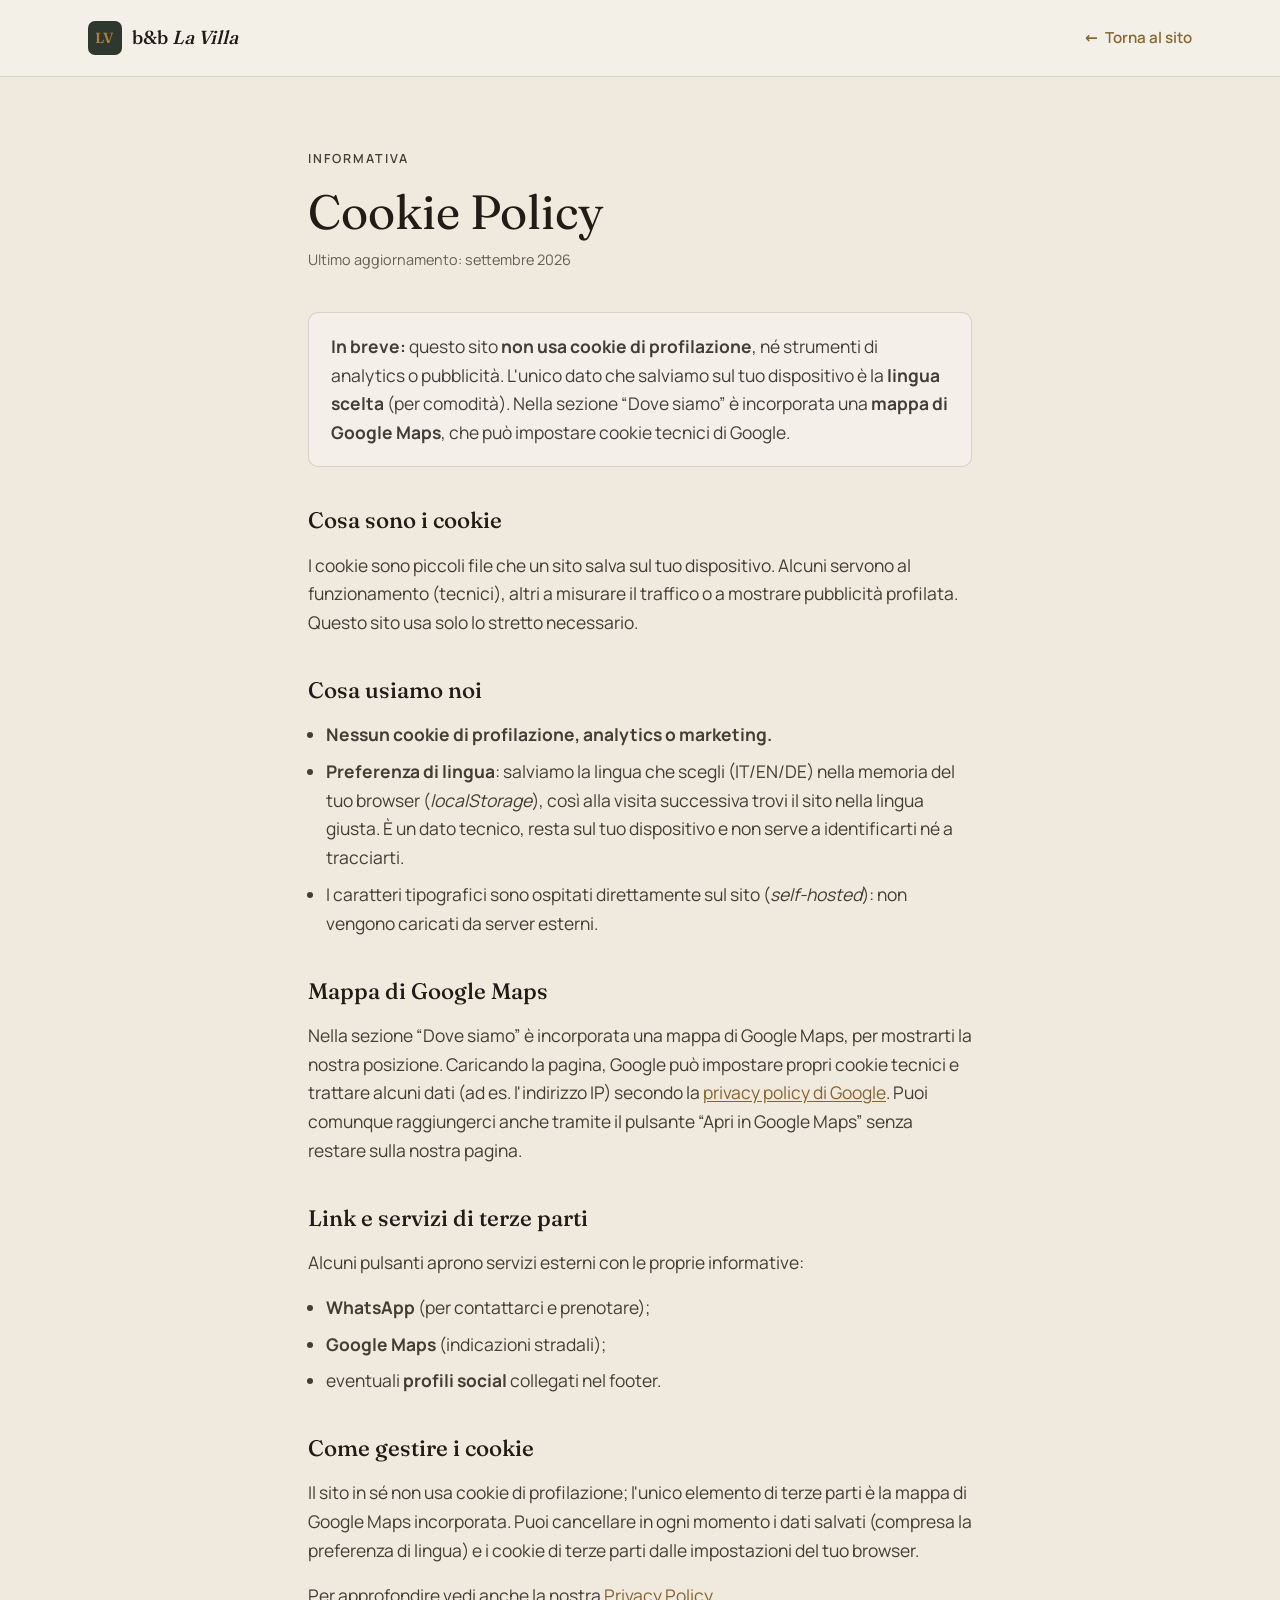
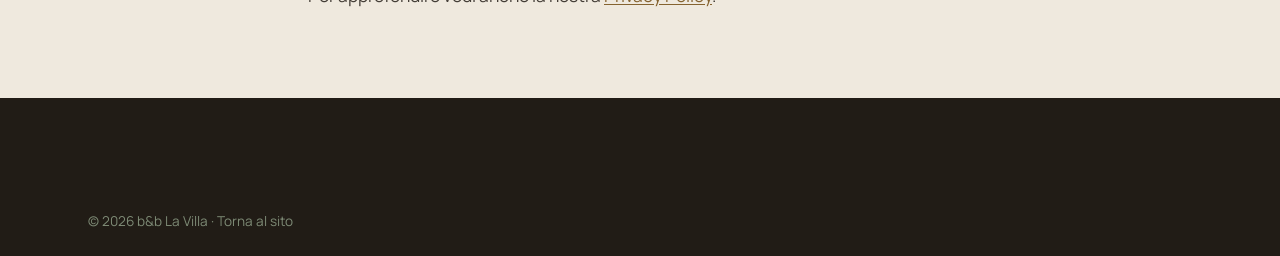
<file: cookie.html>
<!DOCTYPE html>
<html lang="it">
<head>
  <meta charset="utf-8">
  <meta name="viewport" content="width=device-width, initial-scale=1, viewport-fit=cover">
  <title>Cookie Policy · B&B La Villa, Forlì</title>
  <meta name="description" content="Cookie Policy del sito b&b La Villa. Nessun cookie di profilazione o analytics; nella sezione 'Dove siamo' è incorporata una mappa di Google Maps.">
  <!-- Demo non indicizzabile — rimuovere al go-live (vedi index.html) -->
  <meta name="robots" content="noindex, nofollow">
  <link rel="canonical" href="https://bblavilla.com/cookie.html">

  <link rel="icon" href="assets/favicon/favicon.ico" sizes="any">
  <link rel="icon" type="image/png" sizes="32x32" href="assets/favicon/favicon-32.png">
  <link rel="apple-touch-icon" href="assets/favicon/apple-touch-icon.png">
  <link rel="manifest" href="site.webmanifest">
  <meta name="theme-color" content="#2E382F">

  <link rel="preload" href="assets/fonts/fraunces-latin.woff2" as="font" type="font/woff2" crossorigin>
  <link rel="preload" href="assets/fonts/manrope-latin.woff2" as="font" type="font/woff2" crossorigin>
  <link rel="stylesheet" href="css/style.css?v=12">
</head>
<body>
  <a class="skip-link" href="#contenuto">Salta al contenuto</a>

  <header class="legal-header">
    <div class="header-inner">
      <a class="brand" href="index.html" aria-label="b&b La Villa, torna alla home">
        <span class="brand-mark" aria-hidden="true">LV</span>
        <span class="brand-name">b&amp;b <em>La Villa</em></span>
      </a>
      <a class="legal-back" href="index.html"><span aria-hidden="true">←</span> Torna al sito</a>
    </div>
  </header>

  <main id="contenuto" class="legal">
    <div class="container">
      <p class="eyebrow">Informativa</p>
      <h1>Cookie Policy</h1>
      <p class="updated">Ultimo aggiornamento: <time datetime="2026-09">settembre 2026</time></p>

      <div class="note">
        <p><strong>In breve:</strong> questo sito <strong>non usa cookie di profilazione</strong>,
        né strumenti di analytics o pubblicità. L'unico dato che salviamo sul tuo dispositivo è la
        <strong>lingua scelta</strong> (per comodità). Nella sezione “Dove siamo” è incorporata una
        <strong>mappa di Google Maps</strong>, che può impostare cookie tecnici di Google.</p>
      </div>

      <h2>Cosa sono i cookie</h2>
      <p>I cookie sono piccoli file che un sito salva sul tuo dispositivo. Alcuni servono al
      funzionamento (tecnici), altri a misurare il traffico o a mostrare pubblicità profilata.
      Questo sito usa solo lo stretto necessario.</p>

      <h2>Cosa usiamo noi</h2>
      <ul>
        <li><strong>Nessun cookie di profilazione, analytics o marketing.</strong></li>
        <li><strong>Preferenza di lingua</strong>: salviamo la lingua che scegli (IT/EN/DE) nella
            memoria del tuo browser (<em>localStorage</em>), così alla visita successiva trovi il
            sito nella lingua giusta. È un dato tecnico, resta sul tuo dispositivo e non serve a
            identificarti né a tracciarti.</li>
        <li>I caratteri tipografici sono ospitati direttamente sul sito (<em>self-hosted</em>):
            non vengono caricati da server esterni.</li>
      </ul>

      <h2>Mappa di Google Maps</h2>
      <p>Nella sezione “Dove siamo” è incorporata una mappa di Google Maps, per mostrarti la nostra
      posizione. Caricando la pagina, Google può impostare propri cookie tecnici e trattare alcuni
      dati (ad es. l'indirizzo IP) secondo la
      <a href="https://policies.google.com/privacy" target="_blank" rel="noopener">privacy policy di Google</a>.
      Puoi comunque raggiungerci anche tramite il pulsante “Apri in Google Maps” senza restare sulla
      nostra pagina.</p>

      <h2>Link e servizi di terze parti</h2>
      <p>Alcuni pulsanti aprono servizi esterni con le proprie informative:</p>
      <ul>
        <li><strong>WhatsApp</strong> (per contattarci e prenotare);</li>
        <li><strong>Google Maps</strong> (indicazioni stradali);</li>
        <li>eventuali <strong>profili social</strong> collegati nel footer.</li>
      </ul>

      <h2>Come gestire i cookie</h2>
      <p>Il sito in sé non usa cookie di profilazione; l'unico elemento di terze parti è la mappa
      di Google Maps incorporata. Puoi cancellare in ogni momento i dati salvati (compresa la
      preferenza di lingua) e i cookie di terze parti dalle impostazioni del tuo browser.</p>

      <p>Per approfondire vedi anche la nostra <a href="privacy.html">Privacy Policy</a>.</p>
    </div>
  </main>

  <footer class="site-footer">
    <div class="footer-bottom" style="margin-top:0;border-top:0">
      <div class="container">
        <p>© <span data-year>2026</span> b&amp;b La Villa · <a href="index.html" style="color:var(--salvia)">Torna al sito</a></p>
      </div>
    </div>
  </footer>

  <script>
    document.querySelectorAll('[data-year]').forEach(function (el) {
      el.textContent = new Date().getFullYear();
    });
  </script>
</body>
</html>
</file>
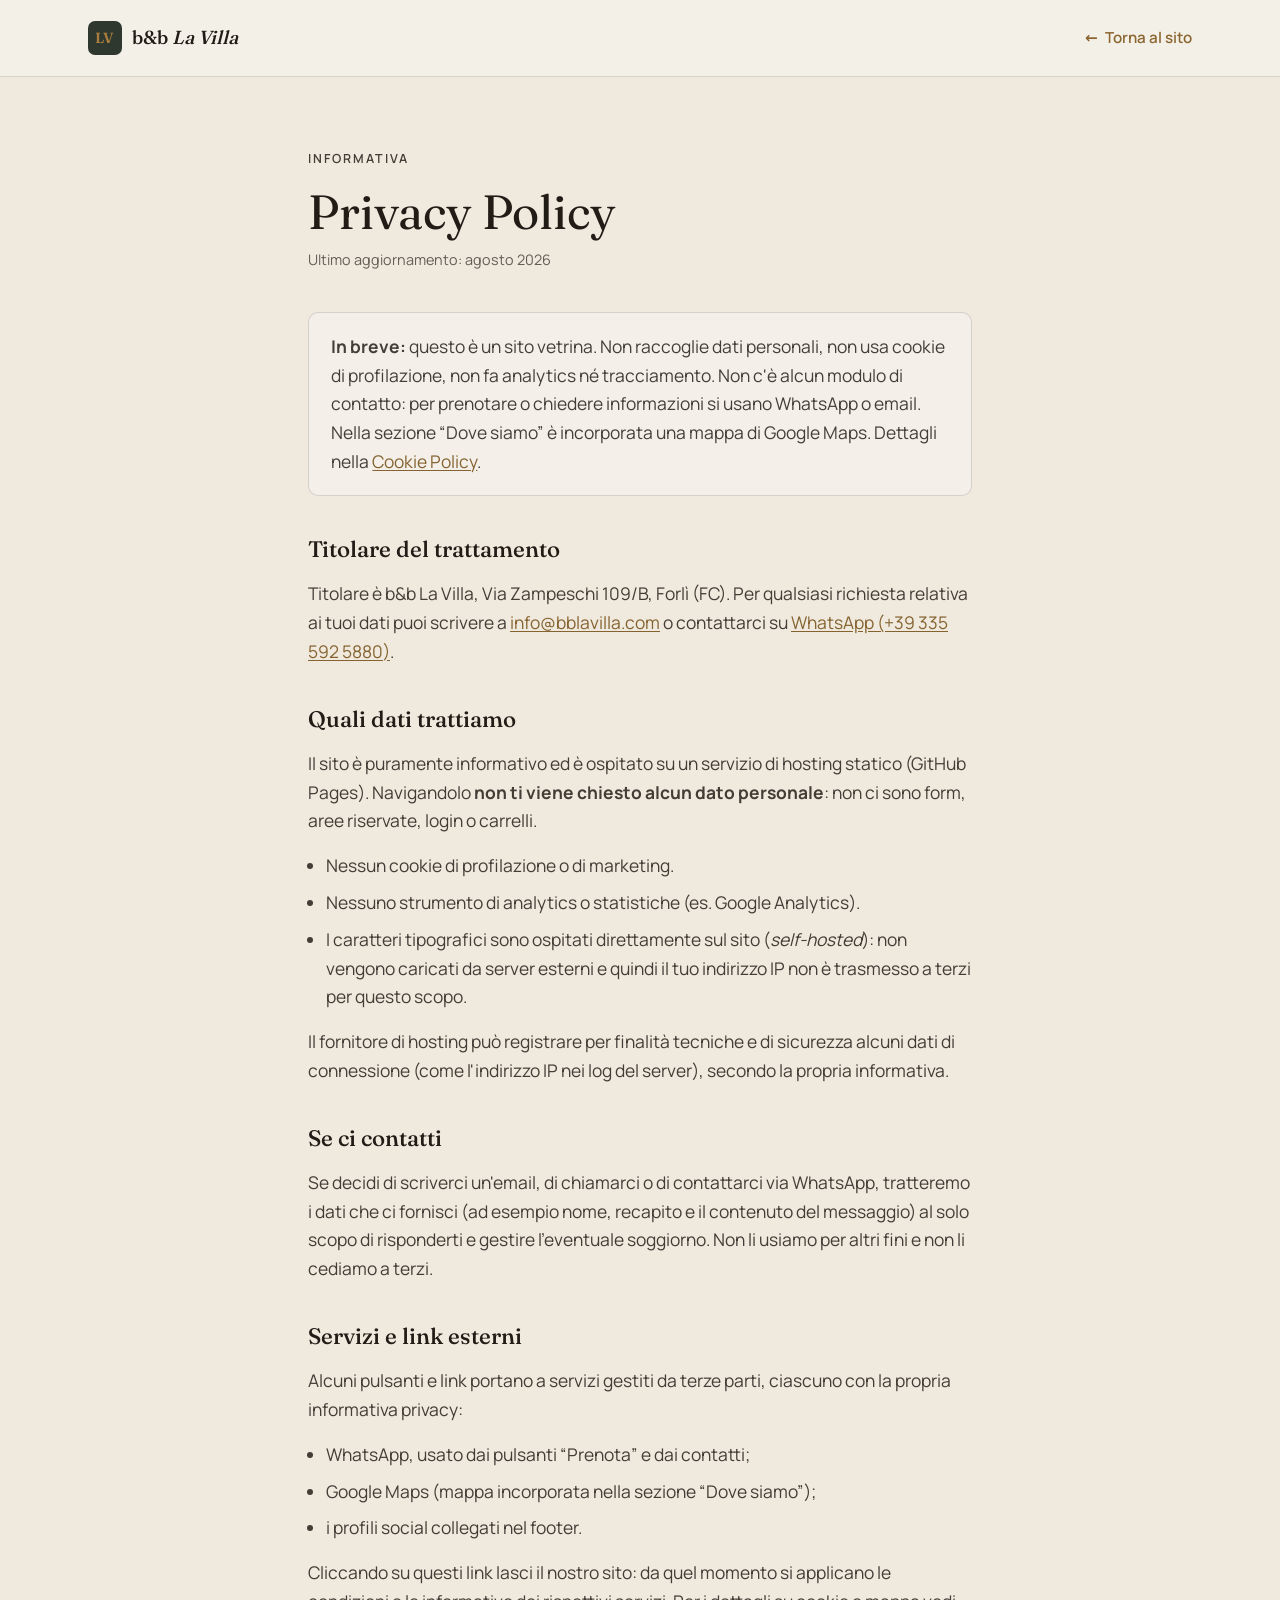
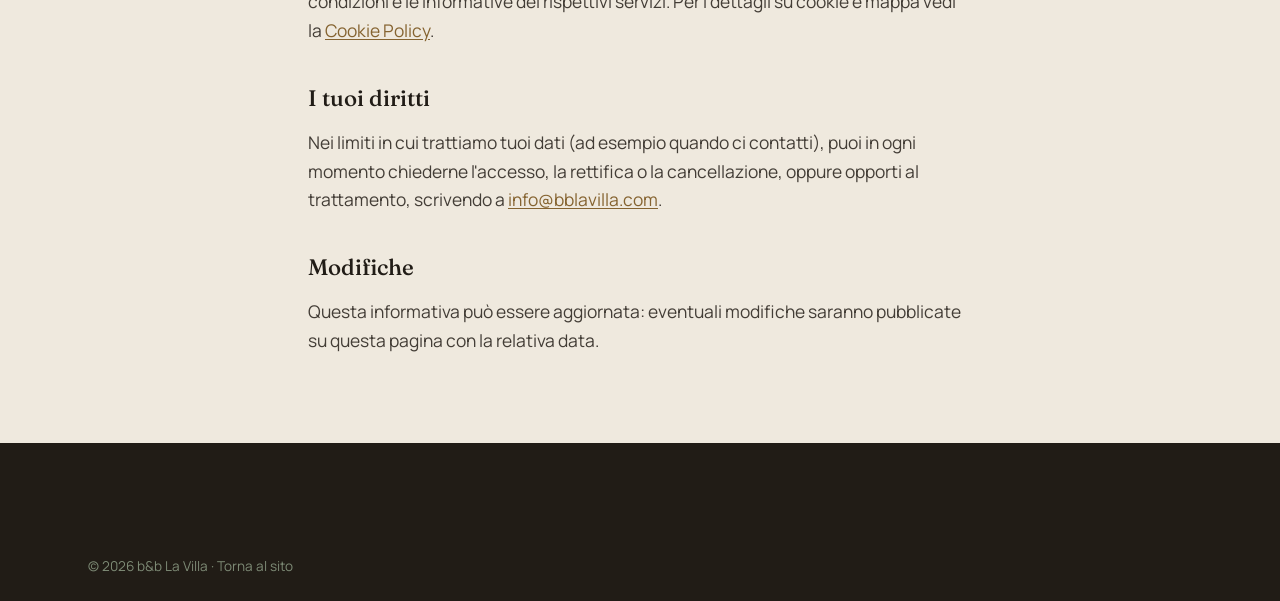
<file: privacy.html>
<!DOCTYPE html>
<html lang="it">
<head>
  <meta charset="utf-8">
  <meta name="viewport" content="width=device-width, initial-scale=1, viewport-fit=cover">
  <title>Privacy Policy · B&B La Villa, Forlì</title>
  <meta name="description" content="Informativa privacy del sito b&b La Villa. Sito vetrina statico: nessun dato personale raccolto, nessun cookie di profilazione.">
  <!-- Demo non indicizzabile — rimuovere al go-live (vedi index.html) -->
  <meta name="robots" content="noindex, nofollow">
  <link rel="canonical" href="https://bblavilla.com/privacy.html">

  <link rel="icon" href="assets/favicon/favicon.ico" sizes="any">
  <link rel="icon" type="image/png" sizes="32x32" href="assets/favicon/favicon-32.png">
  <link rel="apple-touch-icon" href="assets/favicon/apple-touch-icon.png">
  <link rel="manifest" href="site.webmanifest">
  <meta name="theme-color" content="#2E382F">

  <link rel="preload" href="assets/fonts/fraunces-latin.woff2" as="font" type="font/woff2" crossorigin>
  <link rel="preload" href="assets/fonts/manrope-latin.woff2" as="font" type="font/woff2" crossorigin>
  <link rel="stylesheet" href="css/style.css?v=12">
</head>
<body>
  <a class="skip-link" href="#contenuto">Salta al contenuto</a>

  <header class="legal-header">
    <div class="header-inner">
      <a class="brand" href="index.html" aria-label="b&b La Villa, torna alla home">
        <span class="brand-mark" aria-hidden="true">LV</span>
        <span class="brand-name">b&amp;b <em>La Villa</em></span>
      </a>
      <a class="legal-back" href="index.html"><span aria-hidden="true">←</span> Torna al sito</a>
    </div>
  </header>

  <main id="contenuto" class="legal">
    <div class="container">
      <p class="eyebrow">Informativa</p>
      <h1>Privacy Policy</h1>
      <p class="updated">Ultimo aggiornamento: <time datetime="2026-08">agosto 2026</time></p>

      <!-- ============================================================
           BOZZA DA COMPLETARE al go-live con i dati reali del titolare
           (denominazione, indirizzo, eventuale P.IVA, PEC/email).
           ============================================================ -->
      <div class="note">
        <p><strong>In breve:</strong> questo è un sito vetrina. Non raccoglie dati personali,
        non usa cookie di profilazione, non fa analytics né tracciamento. Non c'è alcun modulo
        di contatto: per prenotare o chiedere informazioni si usano WhatsApp o email. Nella sezione
        “Dove siamo” è incorporata una mappa di Google Maps. Dettagli nella
        <a href="cookie.html">Cookie Policy</a>.</p>
      </div>

      <h2>Titolare del trattamento</h2>
      <p>Titolare è b&amp;b La Villa, Via Zampeschi 109/B, Forlì (FC). Per qualsiasi richiesta
      relativa ai tuoi dati puoi scrivere a <a href="mailto:info@bblavilla.com">info@bblavilla.com</a>
      o contattarci su <a href="https://wa.me/393355925880" target="_blank" rel="noopener">WhatsApp (+39 335 592 5880)</a>.</p>

      <h2>Quali dati trattiamo</h2>
      <p>Il sito è puramente informativo ed è ospitato su un servizio di hosting statico
      (GitHub Pages). Navigandolo <strong>non ti viene chiesto alcun dato personale</strong>:
      non ci sono form, aree riservate, login o carrelli.</p>
      <ul>
        <li>Nessun cookie di profilazione o di marketing.</li>
        <li>Nessuno strumento di analytics o statistiche (es. Google Analytics).</li>
        <li>I caratteri tipografici sono ospitati direttamente sul sito
            (<em>self-hosted</em>): non vengono caricati da server esterni e quindi
            il tuo indirizzo IP non è trasmesso a terzi per questo scopo.</li>
      </ul>
      <p>Il fornitore di hosting può registrare per finalità tecniche e di sicurezza alcuni
      dati di connessione (come l'indirizzo IP nei log del server), secondo la propria
      informativa.</p>

      <h2>Se ci contatti</h2>
      <p>Se decidi di scriverci un'email, di chiamarci o di contattarci via WhatsApp, tratteremo
      i dati che ci fornisci (ad esempio nome, recapito e il contenuto del messaggio) al solo
      scopo di risponderti e gestire l'eventuale soggiorno. Non li usiamo per altri fini e non
      li cediamo a terzi.</p>

      <h2>Servizi e link esterni</h2>
      <p>Alcuni pulsanti e link portano a servizi gestiti da terze parti, ciascuno con la propria
      informativa privacy:</p>
      <ul>
        <li>WhatsApp, usato dai pulsanti “Prenota” e dai contatti;</li>
        <li>Google Maps (mappa incorporata nella sezione “Dove siamo”);</li>
        <li>i profili social collegati nel footer.</li>
      </ul>
      <p>Cliccando su questi link lasci il nostro sito: da quel momento si applicano le
      condizioni e le informative dei rispettivi servizi. Per i dettagli su cookie e mappa vedi la
      <a href="cookie.html">Cookie Policy</a>.</p>

      <h2>I tuoi diritti</h2>
      <p>Nei limiti in cui trattiamo tuoi dati (ad esempio quando ci contatti), puoi in ogni
      momento chiederne l'accesso, la rettifica o la cancellazione, oppure opporti al trattamento,
      scrivendo a <a href="mailto:info@bblavilla.com">info@bblavilla.com</a>.</p>

      <h2>Modifiche</h2>
      <p>Questa informativa può essere aggiornata: eventuali modifiche saranno pubblicate su
      questa pagina con la relativa data.</p>
    </div>
  </main>

  <footer class="site-footer">
    <div class="footer-bottom" style="margin-top:0;border-top:0">
      <div class="container">
        <p>© <span data-year>2026</span> b&amp;b La Villa · <a href="index.html" style="color:var(--salvia)">Torna al sito</a></p>
      </div>
    </div>
  </footer>

  <script>
    // Anno dinamico (pagina statica, nessun modulo necessario)
    document.querySelectorAll('[data-year]').forEach(function (el) {
      el.textContent = new Date().getFullYear();
    });
  </script>
</body>
</html>
</file>
<file: css/style.css>
/* ============================================================
   b&b La Villa — style.css
   Design system "Villa di Romagna" + layout mobile-first.
   Anima solo transform/opacity; font self-hosted (GDPR).
   ============================================================ */

/* ---------- FONT (self-hosted, variable) ---------- */
/* latin-ext prima (con unicode-range), poi latin senza range = default */
@font-face {
  font-family: 'Fraunces';
  font-style: normal;
  font-weight: 300 600;
  font-display: swap;
  src: url('../assets/fonts/fraunces-latin-ext.woff2') format('woff2');
  unicode-range: U+0100-02BA, U+02BD-02C5, U+02C7-02CC, U+02CE-02D7, U+02DD-02FF, U+0304, U+0308, U+0329, U+1D00-1DBF, U+1E00-1E9F, U+1EF2-1EFF, U+2020, U+20A0-20AB, U+20AD-20C0, U+2113, U+2C60-2C7F, U+A720-A7FF;
}
@font-face {
  font-family: 'Fraunces';
  font-style: normal;
  font-weight: 300 600;
  font-display: swap;
  src: url('../assets/fonts/fraunces-latin.woff2') format('woff2');
}
@font-face {
  font-family: 'Manrope';
  font-style: normal;
  font-weight: 400 700;
  font-display: swap;
  src: url('../assets/fonts/manrope-latin-ext.woff2') format('woff2');
  unicode-range: U+0100-02BA, U+02BD-02C5, U+02C7-02CC, U+02CE-02D7, U+02DD-02FF, U+0304, U+0308, U+0329, U+1D00-1DBF, U+1E00-1E9F, U+1EF2-1EFF, U+2020, U+20A0-20AB, U+20AD-20C0, U+2113, U+2C60-2C7F, U+A720-A7FF;
}
@font-face {
  font-family: 'Manrope';
  font-style: normal;
  font-weight: 400 700;
  font-display: swap;
  src: url('../assets/fonts/manrope-latin.woff2') format('woff2');
}

/* ---------- TOKENS ---------- */
:root {
  /* palette "Villa di Romagna" */
  --ink: #211C16;
  --bone: #EFE9DE;
  --sand: #E4DAC8;
  --bosco: #2E382F;
  --salvia: #7E8B76;
  --ottone: #A87D3D;
  --ottone-scuro: #8C6631;
  --ottone-chiaro: #C8994F;   /* hover CTA: più chiaro, AA con testo ink */
  --brass-light: #856330;     /* brass per TESTO su fondi chiari (AA ≥4.5) */
  --brass-dark: #BA9866;      /* brass per TESTO su fondi scuri (AA ≥4.5) */
  --velo: rgba(33, 28, 22, 0.40);

  /* superfici derivate */
  --bone-2: #F4F0E9;
  --line: rgba(33, 28, 22, 0.14);
  --line-light: rgba(239, 233, 222, 0.22);

  /* tipografia */
  --serif: 'Fraunces', Georgia, 'Times New Roman', serif;
  --sans: 'Manrope', system-ui, -apple-system, 'Segoe UI', Roboto, sans-serif;

  /* spaziatura (base 8px) */
  --sp-1: .5rem;  --sp-2: 1rem;   --sp-3: 1.5rem;  --sp-4: 2rem;
  --sp-5: 3rem;   --sp-6: 4rem;   --sp-7: 6rem;

  --section-y: clamp(5rem, 12vh, 9rem);
  --container: 1200px;
  --gutter: clamp(1.25rem, 5vw, 3rem);
  --radius: 4px;
  --radius-lg: 10px;

  --header-h: 76px;

  --ease: cubic-bezier(.22, .61, .36, 1);
}

/* ---------- RESET ---------- */
*, *::before, *::after { box-sizing: border-box; }
html {
  scroll-behavior: smooth;
  scroll-padding-top: var(--header-h);
  -webkit-text-size-adjust: 100%;
}
body {
  margin: 0;
  font-family: var(--sans);
  font-size: clamp(1rem, 0.96rem + 0.2vw, 1.09rem);
  line-height: 1.65;
  color: var(--ink);
  background: var(--bone);
  -webkit-font-smoothing: antialiased;
  text-rendering: optimizeLegibility;
}
img, picture, svg { display: block; max-width: 100%; }
a { color: inherit; text-decoration: none; }
ul { margin: 0; padding: 0; list-style: none; }
h1, h2, h3, p { margin: 0; }
button { font: inherit; color: inherit; cursor: pointer; }

/* ---------- UTILITY ---------- */
.container { width: 100%; max-width: var(--container); margin-inline: auto; padding-inline: var(--gutter); }
.container.narrow { max-width: 760px; }
.visually-hidden {
  position: absolute !important; width: 1px; height: 1px; padding: 0; margin: -1px;
  overflow: hidden; clip: rect(0 0 0 0); white-space: nowrap; border: 0;
}
.skip-link {
  position: fixed; top: -100px; left: 1rem; z-index: 200;
  background: var(--ink); color: var(--bone); padding: .7rem 1.1rem; border-radius: var(--radius);
  transition: top .2s var(--ease);
}
.skip-link:focus { top: 1rem; }

:focus-visible { outline: 2px solid var(--ottone); outline-offset: 3px; border-radius: 2px; }

/* ---------- TYPOGRAPHY ---------- */
.eyebrow {
  font-family: var(--sans);
  font-size: .78rem; font-weight: 600;
  letter-spacing: .16em; text-transform: uppercase;
  color: var(--brass-light); /* default su fondi chiari (AA); override su fondi scuri */
  display: flex; align-items: center; gap: .6rem;
}
.eyebrow .scene-num {
  font-family: var(--serif); font-size: 1rem; font-weight: 500;
  letter-spacing: 0; color: inherit; opacity: .9;
}
.section-title {
  font-family: var(--serif);
  font-optical-sizing: auto;
  font-weight: 400;
  font-size: clamp(1.9rem, 1.2rem + 3.4vw, 3rem);
  line-height: 1.08;
  letter-spacing: -0.01em;
}
.lead { font-size: clamp(1.1rem, 1rem + .6vw, 1.35rem); line-height: 1.55; }

/* ---------- BUTTONS ---------- */
.btn {
  display: inline-flex; align-items: center; justify-content: center;
  gap: .5rem; min-height: 44px; padding: .7rem 1.35rem;
  font-family: var(--sans); font-weight: 600; font-size: .95rem;
  letter-spacing: .01em; border: 1.5px solid transparent; border-radius: 999px;
  transition: background-color .25s var(--ease), color .25s var(--ease),
              border-color .25s var(--ease), transform .25s var(--ease);
}
/* testo ink su brass (AA 4.56); hover più chiaro (AA 6.54) per non perdere contrasto */
.btn-cta { background: var(--ottone); color: var(--ink); border-color: var(--ottone); }
.btn-cta:hover { background: var(--ottone-chiaro); border-color: var(--ottone-chiaro); transform: translateY(-1px); }
.btn-lg { min-height: 54px; padding: .95rem 2.1rem; font-size: 1.02rem; }

.link-arrow {
  display: inline-flex; align-items: center; gap: .45rem;
  font-weight: 600; font-size: .95rem; color: var(--brass-light);
  padding: .3rem 0; border-bottom: 1px solid transparent;
  transition: border-color .25s var(--ease);
}
.link-arrow span { transition: transform .25s var(--ease); }
.link-arrow:hover { border-color: currentColor; }
.link-arrow:hover span { transform: translateX(4px); }

/* ---------- HEADER ---------- */
/* Solido di DEFAULT (leggibile ovunque, anche senza JS).
   Il JS aggiunge .is-transparent in cima alla hero. */
.site-header {
  position: fixed; inset: 0 0 auto 0; z-index: 100;
  background: color-mix(in srgb, var(--bone-2) 88%, transparent);
  -webkit-backdrop-filter: blur(12px); backdrop-filter: blur(12px);
  border-bottom: 1px solid var(--line);
  transition: background-color .3s var(--ease), border-color .3s var(--ease), color .3s var(--ease);
}
.header-inner {
  max-width: var(--container); margin-inline: auto; padding-inline: var(--gutter);
  height: var(--header-h); display: flex; align-items: center; justify-content: space-between; gap: 1rem;
}
.brand { display: inline-flex; align-items: center; gap: .6rem; }
.brand-mark {
  width: 34px; height: 34px; display: grid; place-items: center;
  background: var(--bosco); color: var(--ottone);
  font-family: var(--serif); font-weight: 600; font-size: .92rem;
  border-radius: 7px; letter-spacing: .02em;
}
.brand-name { font-family: var(--serif); font-size: 1.18rem; font-weight: 500; }
.brand-name em { font-style: italic; }

.header-actions { display: flex; align-items: center; gap: .35rem; }
.icon { width: 20px; height: 20px; fill: currentColor; }
.quick-contact {
  width: 42px; height: 42px; display: grid; place-items: center; border-radius: 999px;
  color: var(--ink); transition: background-color .2s var(--ease);
}
.quick-contact:hover { background: color-mix(in srgb, var(--ink) 8%, transparent); }
.header-cta { margin-left: .35rem; }

.menu-toggle {
  width: 46px; height: 46px; display: grid; place-items: center;
  background: transparent; border: 0; margin-left: .1rem;
}
.menu-toggle-bars { position: relative; width: 24px; height: 12px; }
.menu-toggle-bars span {
  position: absolute; left: 0; width: 100%; height: 1.5px; background: currentColor;
  transition: transform .3s var(--ease), opacity .2s var(--ease);
}
.menu-toggle-bars span:first-child { top: 0; }
.menu-toggle-bars span:last-child { bottom: 0; }
.menu-toggle[aria-expanded="true"] .menu-toggle-bars span:first-child { transform: translateY(5px) rotate(45deg); }
.menu-toggle[aria-expanded="true"] .menu-toggle-bars span:last-child { transform: translateY(-5px) rotate(-45deg); }

/* stato trasparente sopra la hero (aggiunto dal JS) */
.site-header.is-transparent {
  background: transparent; -webkit-backdrop-filter: none; backdrop-filter: none;
  border-color: transparent; color: var(--bone-2);
}
.site-header.is-transparent .brand-name,
.site-header.is-transparent .quick-contact,
.site-header.is-transparent .menu-toggle { color: var(--bone-2); }
/* ombra leggera: invisibile sulle foto scure, garantisce leggibilità su quelle chiare */
.site-header.is-transparent .brand-name { text-shadow: 0 1px 12px rgba(0, 0, 0, .45); }
.site-header.is-transparent .quick-contact .icon,
.site-header.is-transparent .menu-toggle-bars span,
.site-header.is-transparent .header-cta { filter: drop-shadow(0 1px 8px rgba(0, 0, 0, .4)); }
.site-header.is-transparent .quick-contact:hover { background: color-mix(in srgb, var(--bone) 16%, transparent); }
.site-header.is-transparent .header-cta {
  background: transparent; color: var(--bone-2); border-color: color-mix(in srgb, var(--bone) 55%, transparent);
}
.site-header.is-transparent .header-cta:hover { background: var(--bone-2); color: var(--ink); border-color: var(--bone-2); }

/* ---------- MENU OVERLAY ---------- */
.menu-overlay {
  position: fixed; inset: 0; z-index: 99;
  background: color-mix(in srgb, var(--bosco) 96%, black);
  color: var(--bone); display: grid; place-items: center;
  opacity: 0; visibility: hidden; transition: opacity .35s var(--ease), visibility .35s var(--ease);
}
.menu-overlay.is-open { opacity: 1; visibility: visible; }
.menu-overlay[hidden] { display: grid; } /* gestito via .is-open, non da hidden */
.menu-panel { text-align: center; padding: 2rem; }
.menu-list li { overflow: hidden; }
.menu-list a {
  display: inline-block; font-family: var(--serif); font-weight: 400;
  font-size: clamp(2rem, 1.2rem + 5vw, 3.6rem); line-height: 1.5; letter-spacing: -0.01em;
  transform: translateY(110%); transition: transform .5s var(--ease), color .2s var(--ease);
}
.menu-overlay.is-open .menu-list a { transform: translateY(0); }
.menu-list li:nth-child(1) a { transition-delay: .05s; }
.menu-list li:nth-child(2) a { transition-delay: .10s; }
.menu-list li:nth-child(3) a { transition-delay: .15s; }
.menu-list li:nth-child(4) a { transition-delay: .20s; }
.menu-list li:nth-child(5) a { transition-delay: .25s; }
.menu-list a:hover { color: var(--ottone); }
.menu-meta {
  margin-top: 2.5rem; display: flex; flex-direction: column; gap: .3rem;
  font-family: var(--sans); font-size: 1rem; color: #939E8C; /* salvia schiarito (AA su overlay) */
}
.menu-meta a:hover { color: var(--bone); }

/* ---------- HERO (fallback impilato, senza JS) ---------- */
.hero { position: relative; }
.hero-sticky { position: relative; }
.hero-scenes { display: flex; flex-direction: column; }
.scene {
  position: relative; min-height: 100svh; display: flex;
  overflow: hidden; isolation: isolate;
}
.scene-media { position: absolute; inset: 0; z-index: -2; }
.scene-media img {
  width: 100%; height: 100%; object-fit: cover;
  filter: saturate(1.05) contrast(1.03);
}
/* overlay gradiente per leggibilità del testo (lato basso su mobile) */
.scene::after {
  content: ""; position: absolute; inset: 0; z-index: -1;
  background: linear-gradient(to top, rgba(18,13,9,.82), rgba(18,13,9,.36) 45%, transparent 72%);
}
.scene-body {
  margin-top: auto; width: 100%; max-width: 620px;
  padding: 0 var(--gutter) clamp(4rem, 12vh, 7rem);
  color: var(--bone-2);
}
.scene-title {
  font-family: var(--serif); font-optical-sizing: auto; font-weight: 400;
  font-size: clamp(2.5rem, 1.5rem + 6vw, 5rem); line-height: 1.03; letter-spacing: -0.015em;
  margin: .4rem 0 .8rem;
  text-shadow: 0 2px 20px rgba(0,0,0,.5);
}
.scene-text { font-size: clamp(1.05rem, 1rem + .6vw, 1.3rem); max-width: 34ch; color: color-mix(in srgb, var(--bone) 96%, white); text-shadow: 0 1px 14px rgba(0,0,0,.55); }
.scene .eyebrow { color: var(--brass-dark); text-shadow: 0 1px 10px rgba(0,0,0,.5); }

.hero-progress { display: none; }

/* ---------- HERO (modalità scrollytelling, con JS) ----------
   Altezza = distanza di scroll dell'animazione. Lo scroll "utile" è
   (height - 100vh): a 220vh sono 120vh, cioè -40% rispetto ai 200vh
   dei precedenti 300vh → scrollytelling ~40% più veloce. */
.js-scrollytelling .hero { height: 220vh; }
.js-scrollytelling .hero-sticky {
  position: sticky; top: 0; height: 100svh; height: 100dvh; overflow: hidden;
}
/* velo scuro sottile in cima: tiene leggibile l'header trasparente su ogni foto */
.js-scrollytelling .hero-sticky::before {
  content: ""; position: absolute; inset: 0 0 auto 0; height: 190px; z-index: 2;
  background: linear-gradient(to bottom, rgba(20, 16, 12, .42), transparent);
  pointer-events: none;
}
.js-scrollytelling .hero-scenes { display: block; height: 100%; }
.js-scrollytelling .scene {
  position: absolute; inset: 0; min-height: 0; height: 100%;
  opacity: 0; will-change: opacity;
}
.js-scrollytelling .scene.is-active { opacity: 1; }
.js-scrollytelling .scene-media { will-change: transform; }
.js-scrollytelling .scene-body { will-change: transform, opacity; }

/* desktop: testo a destra, overlay più scuro a destra */
@media (min-width: 768px) {
  .scene { align-items: center; }
  .scene-body {
    margin-top: 0; margin-left: auto;
    max-width: 46%; padding: 0 clamp(3rem, 6vw, 6rem) 0 0;
  }
  .scene::after {
    background: linear-gradient(to left, rgba(18,13,9,.80), rgba(18,13,9,.34) 42%, transparent 66%),
                linear-gradient(to top, rgba(18,13,9,.30), transparent 34%);
  }
  .hero-progress {
    position: absolute; z-index: 3; right: clamp(1.5rem, 3vw, 2.5rem); top: 50%;
    transform: translateY(-50%); display: flex; flex-direction: column; gap: 12px;
  }
  .hero-progress span {
    width: 2px; height: 26px; border-radius: 2px; transform-origin: center;
    background: color-mix(in srgb, var(--bone) 45%, transparent);
    /* scaleY invece di height: solo compositor, niente layout */
    transition: transform .4s var(--ease), background-color .4s var(--ease);
  }
  .hero-progress span.is-active { transform: scaleY(1.77); background: var(--ottone); } /* 26px → ~46px */
}

/* ---------- SECTION BASE ---------- */
.section { padding-block: var(--section-y); }
.section-head { max-width: 640px; margin-bottom: clamp(2.5rem, 5vw, 4rem); }
.section-head .eyebrow { margin-bottom: .9rem; }
.section-sub { margin-top: 1rem; color: color-mix(in srgb, var(--ink) 74%, transparent); font-size: 1.1rem; }

/* La Villa */
.section-intro { background: var(--bone-2); }
.section-intro .eyebrow { justify-content: flex-start; margin-bottom: 1rem; }
.section-intro .section-title { margin-bottom: 1.4rem; }
.section-intro .lead { margin-bottom: 1.2rem; }
.section-intro p:last-child { color: color-mix(in srgb, var(--ink) 78%, transparent); }

/* ---------- CAMERE ---------- */
.camere-grid { display: grid; gap: clamp(1.5rem, 3vw, 2.4rem); grid-template-columns: 1fr; }
.camera-card {
  background: var(--bone-2); border: 1px solid var(--line);
  border-radius: var(--radius-lg); overflow: hidden; display: flex; flex-direction: column;
}
.camera-media {
  display: block; width: 100%; padding: 0; border: 0; background: none; cursor: pointer;
  position: relative; overflow: hidden; aspect-ratio: 4 / 3;
}
.camera-media picture, .camera-media img { display: block; width: 100%; height: 100%; }
.camera-media img {
  object-fit: cover; filter: saturate(1.05) contrast(1.03);
  transition: transform .5s var(--ease); will-change: transform;
}
.camera-media:hover img, .camera-media:focus-visible img { transform: scale(1.045); }
.camera-badge {
  position: absolute; bottom: .7rem; right: .7rem;
  display: inline-flex; align-items: center; gap: .35rem;
  padding: .3rem .6rem; border-radius: 999px;
  background: color-mix(in srgb, var(--ink) 62%, transparent);
  -webkit-backdrop-filter: blur(6px); backdrop-filter: blur(6px);
  color: var(--bone-2); font-size: .8rem; font-weight: 600; line-height: 1;
}
.camera-badge svg { width: 15px; height: 15px; fill: currentColor; }
.camera-body { padding: 1.5rem 1.5rem 1.7rem; display: flex; flex-direction: column; gap: .55rem; flex: 1; }
.camera-name { font-family: var(--serif); font-weight: 500; font-size: 1.5rem; line-height: 1.15; }
.camera-type { margin-top: -.35rem; font-family: var(--sans); font-size: .72rem; font-weight: 600; letter-spacing: .12em; text-transform: uppercase; color: var(--salvia); }
.camera-meta { font-size: .92rem; color: color-mix(in srgb, var(--ink) 66%, transparent); }
.camera-meta .guests { white-space: nowrap; }
.camera-desc { color: color-mix(in srgb, var(--ink) 80%, transparent); }
.camera-body .link-arrow { margin-top: auto; padding-top: .6rem; }

.cta-block { text-align: center; margin-top: clamp(3rem, 6vw, 4.5rem); }
.cta-block .eyebrow { justify-content: center; margin-bottom: 1rem; }

/* ---------- SERVIZI ---------- */
.section-servizi { background: var(--bosco); color: var(--bone); }
.section-servizi .section-title { color: var(--bone-2); }
.section-servizi .eyebrow { justify-content: flex-start; color: var(--brass-dark); } /* su bosco (AA) */
.servizi-grid { display: grid; gap: clamp(1.6rem, 3vw, 2.6rem); grid-template-columns: 1fr; }
.servizio { padding-top: 1.4rem; border-top: 1px solid var(--line-light); }
.servizio-icon { width: 30px; height: 30px; fill: var(--ottone); margin-bottom: .9rem; }
.servizio h3 { font-family: var(--serif); font-weight: 500; font-size: 1.3rem; margin-bottom: .4rem; }
.servizio p { color: color-mix(in srgb, var(--bone) 78%, transparent); font-size: .98rem; }

/* ---------- DOVE SIAMO ---------- */
.dove-grid { display: grid; gap: clamp(2rem, 5vw, 4rem); grid-template-columns: 1fr; align-items: center; }
.dove-media { border-radius: var(--radius-lg); overflow: hidden; aspect-ratio: 16 / 10; }
.dove-media img { width: 100%; height: 100%; object-fit: cover; filter: saturate(1.05) contrast(1.03); }
/* mappa Google incorporata */
.dove-map { position: relative; border-radius: var(--radius-lg); overflow: hidden; aspect-ratio: 16 / 10; background: var(--sand); }
.dove-map iframe { width: 100%; height: 100%; border: 0; display: block; }

/* ---------- SELETTORE LINGUA (tendina) ---------- */
.lang-select { position: relative; }
.lang-current {
  display: inline-flex; align-items: center; gap: .35rem;
  background: transparent; color: inherit; cursor: pointer;
  border: 1px solid var(--line); border-radius: 999px;
  padding: .4rem .7rem; min-height: 40px;
  font-family: var(--sans); font-weight: 600; font-size: .82rem; letter-spacing: .02em;
  transition: background-color .2s var(--ease), border-color .2s var(--ease);
}
.lang-current:hover { background: color-mix(in srgb, var(--ink) 7%, transparent); }
.lang-globe { width: 16px; height: 16px; fill: currentColor; }
.lang-chevron { width: 11px; height: 11px; fill: currentColor; opacity: .7; transition: transform .2s var(--ease); }
.lang-select.is-open .lang-chevron { transform: rotate(180deg); }
.lang-menu {
  position: absolute; top: calc(100% + 8px); right: 0; z-index: 120;
  min-width: 156px; margin: 0; padding: .35rem; list-style: none;
  background: var(--bone-2); border: 1px solid var(--line); border-radius: 12px;
  box-shadow: 0 14px 34px rgba(33,28,22,.18);
  opacity: 0; visibility: hidden; transform: translateY(-6px);
  transition: opacity .2s var(--ease), transform .2s var(--ease), visibility .2s var(--ease);
}
.lang-select.is-open .lang-menu { opacity: 1; visibility: visible; transform: none; }
.lang-menu button {
  display: flex; align-items: center; width: 100%; gap: .5rem;
  background: transparent; border: 0; border-radius: 8px; cursor: pointer;
  padding: .6rem .7rem; font-family: var(--sans); font-size: .95rem; color: var(--ink); text-align: left;
}
.lang-menu button:hover { background: color-mix(in srgb, var(--ink) 7%, transparent); }
.lang-menu button.is-active { color: var(--ottone-scuro); font-weight: 600; }
.lang-menu button.is-active::after { content: "✓"; margin-left: auto; }
/* stato trasparente sopra la hero */
.site-header.is-transparent .lang-current {
  color: var(--bone-2); border-color: color-mix(in srgb, var(--bone) 45%, transparent);
  filter: drop-shadow(0 1px 8px rgba(0,0,0,.4));
}
.site-header.is-transparent .lang-current:hover { background: color-mix(in srgb, var(--bone) 14%, transparent); }
.dove-body .eyebrow { justify-content: flex-start; margin-bottom: 1rem; }
.dove-body .section-title { margin-bottom: 1.2rem; }
.distanze { margin: 1.6rem 0; display: grid; gap: .7rem; }
.distanze li {
  display: flex; gap: .8rem; align-items: baseline;
  padding-bottom: .7rem; border-bottom: 1px solid var(--line);
  color: color-mix(in srgb, var(--ink) 80%, transparent);
}
.distanze strong { color: var(--brass-light); font-variant-numeric: tabular-nums; min-width: 4.2rem; }

/* ---------- FOOTER ---------- */
.site-footer { background: var(--ink); color: var(--bone); padding-top: clamp(3.5rem, 7vw, 5.5rem); }
.footer-grid { display: grid; gap: 2.5rem; grid-template-columns: 1fr; }
.footer-name { font-family: var(--serif); font-size: 1.5rem; }
.footer-name em { font-style: italic; }
.footer-tag { color: var(--salvia); margin: .3rem 0 1.3rem; font-size: .95rem; }
.footer-h { font-family: var(--sans); font-size: .78rem; font-weight: 600; letter-spacing: .16em; text-transform: uppercase; color: var(--salvia); margin-bottom: 1rem; }
.site-footer address { font-style: normal; line-height: 1.9; color: color-mix(in srgb, var(--bone) 85%, transparent); }
.site-footer address a:hover { color: var(--ottone); }
.socials { display: flex; gap: .6rem; margin-top: 1.2rem; }
.socials a { width: 42px; height: 42px; display: grid; place-items: center; border: 1px solid var(--line-light); border-radius: 999px; transition: background-color .2s var(--ease), border-color .2s var(--ease); }
.socials a:hover { background: var(--ottone); border-color: var(--ottone); color: var(--ink); }
.footer-links { display: grid; gap: .55rem; margin-bottom: 1.3rem; }
.footer-links a { color: color-mix(in srgb, var(--bone) 85%, transparent); }
.footer-links a:hover { color: var(--ottone); }
.footer-note { font-size: .88rem; color: var(--salvia); margin-bottom: .8rem; }
.footer-cin { font-size: .88rem; letter-spacing: .04em; color: color-mix(in srgb, var(--bone) 70%, transparent); }
.footer-bottom { margin-top: clamp(3rem, 6vw, 4.5rem); border-top: 1px solid var(--line-light); padding-block: 1.5rem; }
.footer-bottom p { font-size: .85rem; color: var(--salvia); }

/* ---------- MOBILE CTA BAR ---------- */
.mobile-cta {
  position: fixed; left: 0; right: 0; bottom: 0; z-index: 90;
  display: none; gap: .6rem; align-items: stretch;
  padding: .7rem var(--gutter); padding-bottom: calc(.7rem + env(safe-area-inset-bottom));
  background: color-mix(in srgb, var(--bone-2) 90%, transparent);
  -webkit-backdrop-filter: blur(12px); backdrop-filter: blur(12px);
  border-top: 1px solid var(--line);
  transform: translateY(120%); transition: transform .4s var(--ease);
  will-change: transform;
}
.mobile-cta.is-visible { transform: translateY(0); }
.mobile-cta-phone {
  flex: 0 0 auto; width: 52px; display: grid; place-items: center;
  border: 1.5px solid var(--ottone); border-radius: 999px; color: var(--ottone-scuro);
}
.mobile-cta-book { flex: 1; }

@media (max-width: 767.98px) {
  .mobile-cta { display: flex; }
  /* spazio per non coprire il footer con la barra */
  body { padding-bottom: calc(64px + env(safe-area-inset-bottom)); }
  .header-cta { display: none; } /* su mobile la prenotazione è nella barra fissa */
  .quick-contact + .quick-contact { display: none; } /* tieni solo WhatsApp nell'header mobile */
  .lang-current { padding: .4rem .55rem; } /* tendina lingua più compatta su mobile */
}

/* ---------- LAYOUT ≥768 ---------- */
@media (min-width: 768px) {
  .camere-grid { grid-template-columns: repeat(3, 1fr); }
  .servizi-grid { grid-template-columns: repeat(2, 1fr); column-gap: 3rem; }
  .dove-grid { grid-template-columns: 1.1fr .9fr; }
}
@media (min-width: 1024px) {
  .servizi-grid { grid-template-columns: repeat(3, 1fr); }
}

/* ---------- ENTRATA AL VIEWPORT (stagger, guidato dal JS) ---------- */
/* stato iniziale solo quando il JS è attivo, per non nascondere senza JS */
.js-scrollytelling [data-stagger] > * { opacity: 0; transform: translateY(24px); }
.js-scrollytelling [data-stagger].is-inview > * { opacity: 1; transform: none; }

/* ---------- LIGHTBOX GALLERIA ---------- */
.lightbox {
  position: fixed; inset: 0; z-index: 200;
  display: grid; grid-template-rows: 1fr auto;
  background: color-mix(in srgb, var(--ink) 92%, black);
  opacity: 0; visibility: hidden; transition: opacity .3s var(--ease), visibility .3s var(--ease);
  padding: max(1rem, env(safe-area-inset-top)) 1rem max(1rem, env(safe-area-inset-bottom));
}
.lightbox.is-open { opacity: 1; visibility: visible; }
.lb-stage {
  position: relative; display: flex; align-items: center; justify-content: center;
  min-height: 0; padding: 3.5rem 0 1rem;
}
.lb-figure { margin: 0; max-width: 100%; max-height: 100%; display: flex; flex-direction: column; align-items: center; gap: .8rem; }
.lb-img {
  max-width: min(1100px, 92vw); max-height: 74vh; width: auto; height: auto;
  object-fit: contain; border-radius: 6px; background: color-mix(in srgb, var(--ink) 60%, black);
}
.lb-img.is-swapping { opacity: 0; }
.lb-img { transition: opacity .2s var(--ease); }
.lb-caption { color: color-mix(in srgb, var(--bone) 80%, transparent); font-size: .95rem; text-align: center; }
.lb-close {
  position: absolute; top: .2rem; right: .2rem; z-index: 3;
  width: 46px; height: 46px; display: grid; place-items: center;
  background: color-mix(in srgb, var(--bone) 12%, transparent); color: var(--bone-2);
  border: 0; border-radius: 999px; font-size: 1.6rem; line-height: 1;
  transition: background-color .2s var(--ease);
}
.lb-close:hover { background: color-mix(in srgb, var(--bone) 24%, transparent); }
.lb-nav {
  position: absolute; top: 50%; transform: translateY(-50%); z-index: 3;
  width: 52px; height: 52px; display: grid; place-items: center;
  background: color-mix(in srgb, var(--bone) 12%, transparent); color: var(--bone-2);
  border: 0; border-radius: 999px; font-size: 1.8rem; line-height: 1;
  transition: background-color .2s var(--ease), opacity .2s var(--ease);
}
.lb-nav:hover { background: color-mix(in srgb, var(--bone) 24%, transparent); }
.lb-prev { left: .3rem; }
.lb-next { right: .3rem; }
.lb-nav[hidden] { display: none; }
.lb-footer { display: flex; flex-direction: column; align-items: center; gap: .8rem; padding-top: .6rem; }
.lb-counter { color: color-mix(in srgb, var(--bone) 70%, transparent); font-size: .85rem; letter-spacing: .06em; font-variant-numeric: tabular-nums; }
.lb-thumbs { display: flex; gap: .5rem; flex-wrap: wrap; justify-content: center; max-width: 92vw; }
.lb-thumb {
  width: 56px; height: 42px; padding: 0; border: 2px solid transparent; border-radius: 4px;
  overflow: hidden; cursor: pointer; background: none; opacity: .6;
  transition: opacity .2s var(--ease), border-color .2s var(--ease);
}
.lb-thumb img { width: 100%; height: 100%; object-fit: cover; }
.lb-thumb.is-current { opacity: 1; border-color: var(--ottone); }
.lb-thumb:hover { opacity: 1; }
@media (max-width: 600px) {
  .lb-nav { width: 44px; height: 44px; }
  .lb-img { max-height: 68vh; }
  .lb-thumbs { display: none; }
}

/* ---------- PAGINE LEGALI ---------- */
.legal-header {
  position: sticky; top: 0; z-index: 100;
  background: color-mix(in srgb, var(--bone-2) 92%, transparent);
  -webkit-backdrop-filter: blur(12px); backdrop-filter: blur(12px);
  border-bottom: 1px solid var(--line);
}
.legal-header .header-inner { justify-content: space-between; }
.legal-back { display: inline-flex; align-items: center; gap: .45rem; font-weight: 600; font-size: .95rem; color: var(--ottone-scuro); }
.legal-back:hover { color: var(--ink); }
.legal { padding-block: clamp(3rem, 8vh, 6rem); }
.legal .container { max-width: 760px; }
.legal .eyebrow { justify-content: flex-start; margin-bottom: 1rem; }
.legal h1 { font-family: var(--serif); font-weight: 400; font-size: clamp(2rem, 1.4rem + 3vw, 3rem); line-height: 1.1; margin-bottom: .6rem; }
.legal .updated { color: color-mix(in srgb, var(--ink) 68%, transparent); font-size: .9rem; margin-bottom: 2.5rem; }
.legal h2 { font-family: var(--serif); font-weight: 500; font-size: 1.4rem; margin: 2.2rem 0 .7rem; }
.legal p, .legal li { color: color-mix(in srgb, var(--ink) 84%, transparent); }
.legal p { margin-bottom: 1rem; }
.legal ul { margin: 0 0 1rem; padding-left: 1.1rem; list-style: disc; display: grid; gap: .5rem; }
.legal a { color: var(--brass-light); text-decoration: underline; text-underline-offset: 2px; }
.legal a:hover { color: var(--ink); }
.legal .note { background: var(--bone-2); border: 1px solid var(--line); border-radius: var(--radius-lg); padding: 1.2rem 1.4rem; margin: 1.5rem 0; }
.legal .note p:last-child { margin-bottom: 0; }

/* ---------- REDUCED MOTION ---------- */
@media (prefers-reduced-motion: reduce) {
  html { scroll-behavior: auto; }
  *, *::before, *::after {
    animation-duration: .001ms !important; animation-iteration-count: 1 !important;
    transition-duration: .001ms !important;
  }
  /* scene sempre visibili, nessun crossfade */
  .js-scrollytelling .scene { position: relative; opacity: 1; height: auto; min-height: 100svh; }
  .js-scrollytelling .hero { height: auto; }
  .js-scrollytelling .hero-sticky { position: relative; height: auto; }
  .js-scrollytelling [data-stagger] > * { opacity: 1; transform: none; }
}

/* ==================== FAQ ==================== */
.section-faq .section-head { margin-bottom: 2rem; }
.faq-list { display: flex; flex-direction: column; gap: 0; }
.faq-item { padding: 1.25rem 0; border-top: 1px solid var(--line); }
.faq-item:last-child { border-bottom: 1px solid var(--line); }
.faq-item dt {
  font-family: var(--serif); font-size: 1.15rem; font-weight: 600;
  color: var(--ink); margin-bottom: .5rem;
}
.faq-item dd { margin: 0; color: var(--ink); opacity: .85; line-height: 1.6; }
.faq-item dd a { color: var(--brass-light); text-decoration: underline; }

/* ==================== GALLERIA (carosello) ==================== */
.section-galleria .section-head { margin-bottom: 2rem; }
.carousel { position: relative; }
.carousel-track {
  display: flex; gap: 1rem; margin: 0; padding: 0; list-style: none;
  overflow-x: auto; scroll-snap-type: x mandatory; scroll-behavior: smooth;
  -webkit-overflow-scrolling: touch; scrollbar-width: none;
}
.carousel-track::-webkit-scrollbar { display: none; }
.carousel-slide {
  flex: 0 0 100%; scroll-snap-align: center;
  border-radius: var(--radius-lg); overflow: hidden;
  aspect-ratio: 4 / 3; background: var(--sand);
}
.carousel-slide picture { display: block; width: 100%; height: 100%; }
.carousel-slide img { width: 100%; height: 100%; object-fit: cover; display: block; }
@media (min-width: 768px) { .carousel-slide { aspect-ratio: 16 / 9; } }
/* Slide in verticale: foto intera (contain) su sfondo sfocato di sé stessa */
.carousel-slide--portrait { position: relative; }
.carousel-slide--portrait::before {
  content: ""; position: absolute; inset: 0; z-index: 0;
  background: var(--bg) center / cover no-repeat;
  filter: blur(26px) brightness(.82); transform: scale(1.12);
}
.carousel-slide--portrait picture { position: relative; z-index: 1; }
.carousel-slide--portrait img { object-fit: contain; }
.carousel-btn {
  position: absolute; top: 50%; transform: translateY(-50%); z-index: 2;
  width: 44px; height: 44px; display: grid; place-items: center;
  border: 0; border-radius: 999px; cursor: pointer; color: var(--ink);
  background: color-mix(in srgb, var(--bone) 86%, transparent);
  box-shadow: 0 2px 10px rgba(33, 28, 22, .18);
  transition: background-color .2s var(--ease), transform .2s var(--ease);
}
.carousel-btn:hover { background: var(--bone); transform: translateY(-50%) scale(1.06); }
.carousel-btn svg { width: 22px; height: 22px; fill: none; stroke: currentColor; stroke-width: 2; stroke-linecap: round; stroke-linejoin: round; }
.carousel-prev { left: .6rem; }
.carousel-next { right: .6rem; }
.carousel-dots { display: flex; justify-content: center; gap: .5rem; margin-top: 1.1rem; }
.carousel-dots button {
  width: 8px; height: 8px; padding: 0; border: 0; border-radius: 999px; cursor: pointer;
  background: color-mix(in srgb, var(--ink) 25%, transparent);
  transition: width .25s var(--ease), background-color .25s var(--ease);
}
.carousel-dots button.is-active { width: 24px; background: var(--ottone); }
@media (max-width: 500px) { .carousel-btn { width: 38px; height: 38px; } .carousel-btn svg { width: 18px; height: 18px; } }
</file>
